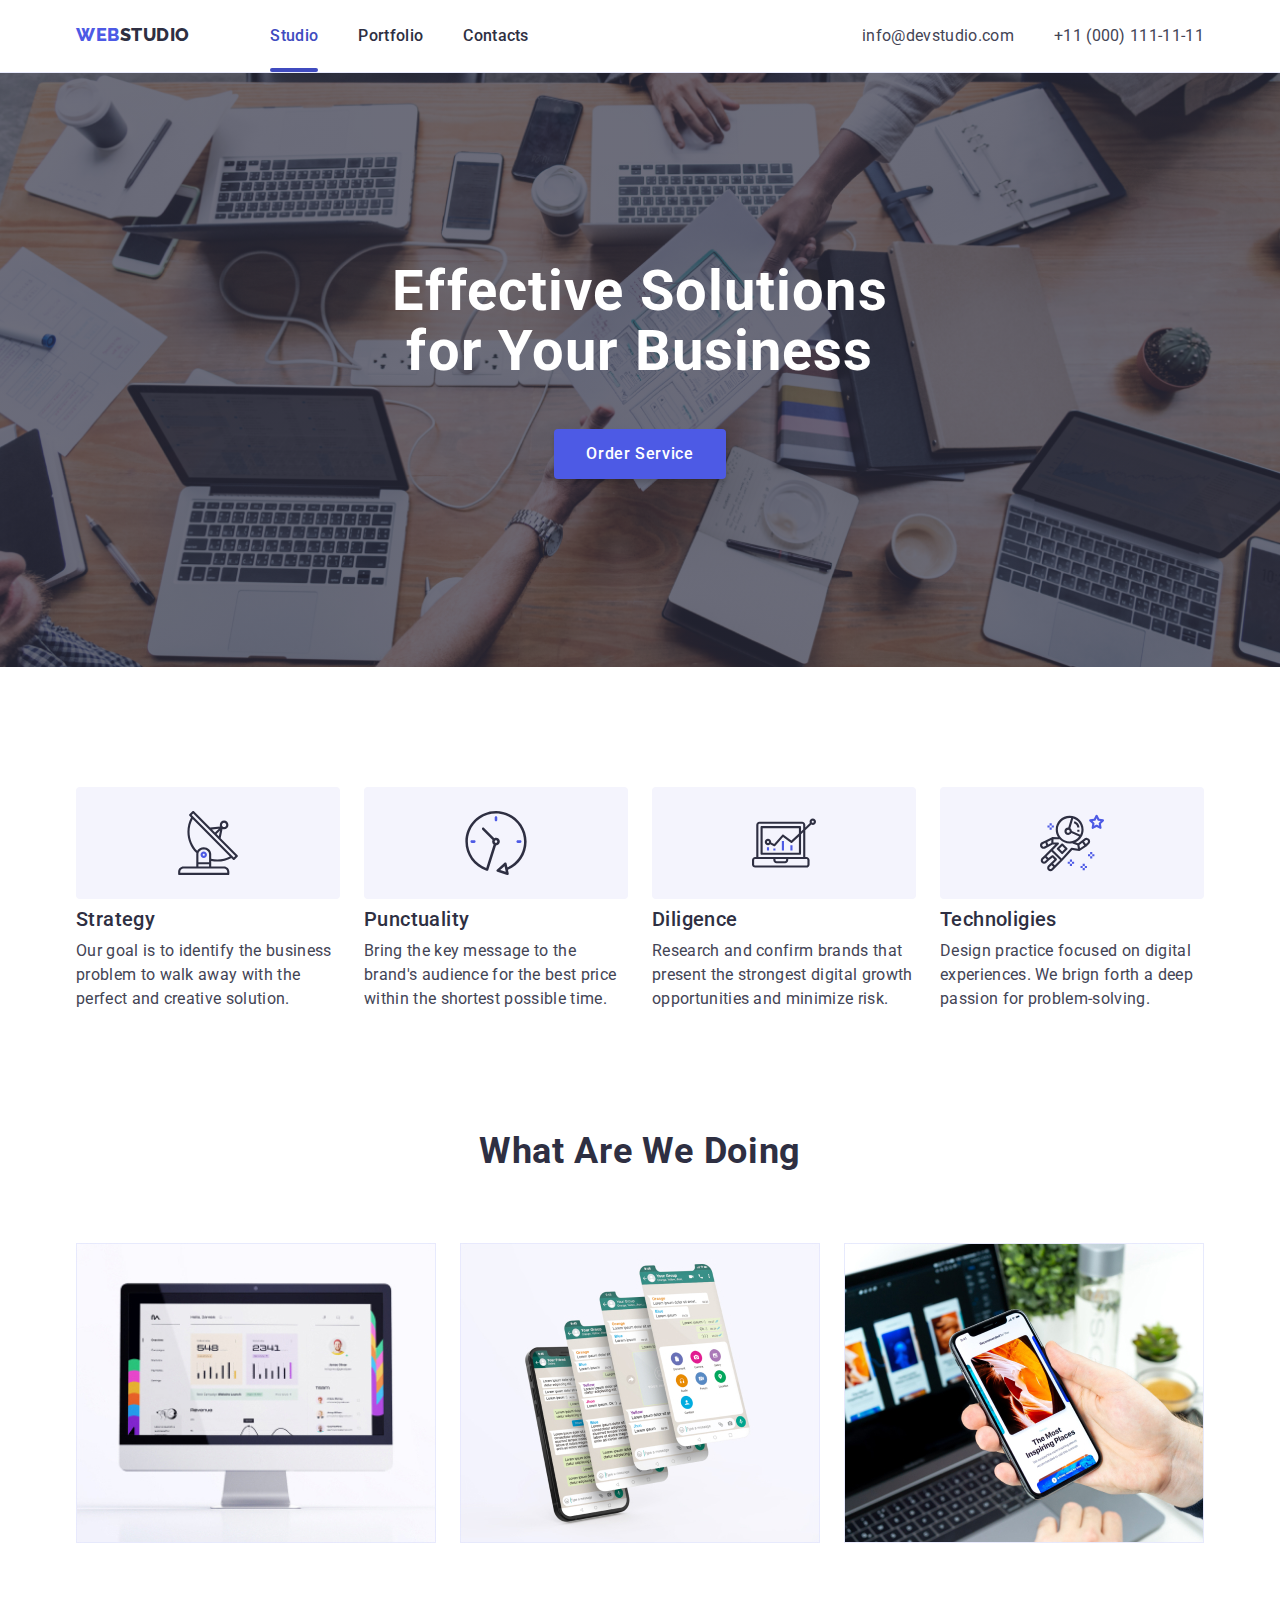
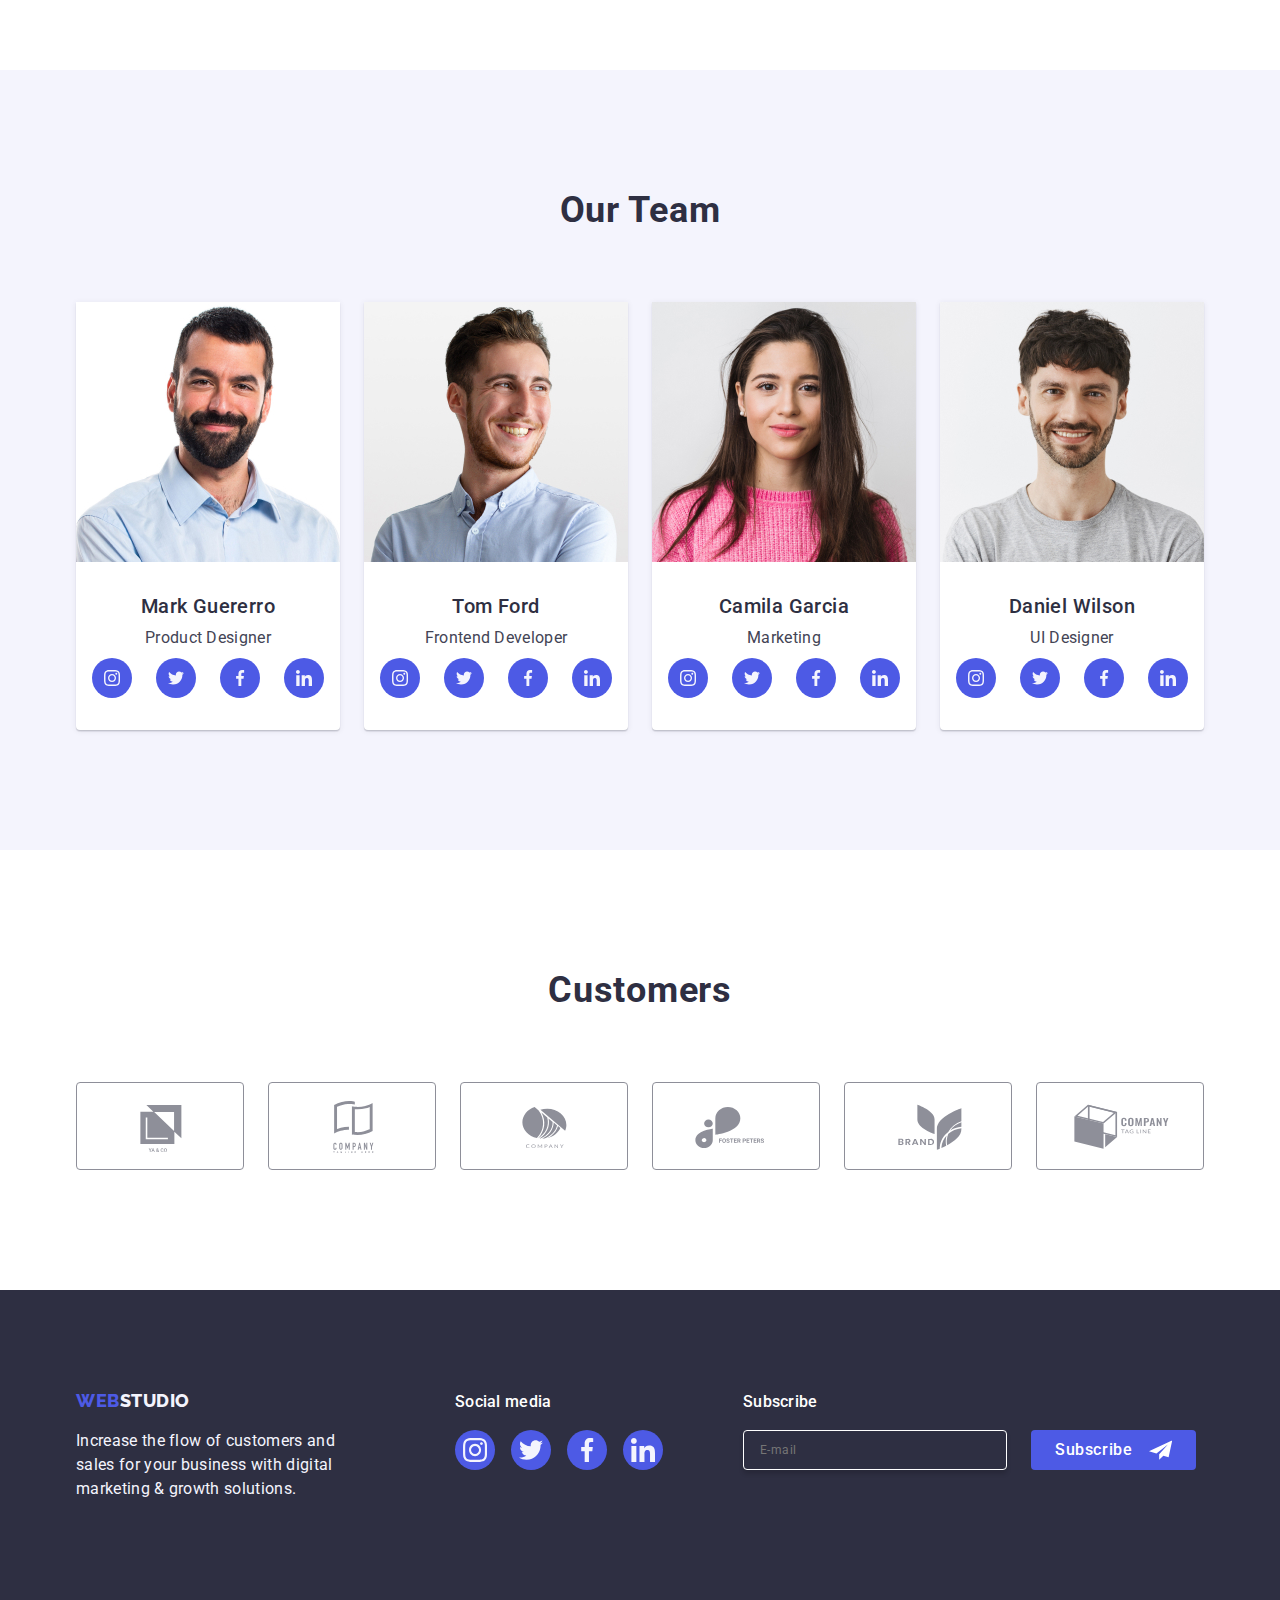
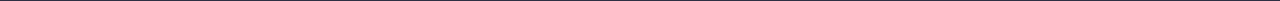
<file: index.html>
<!DOCTYPE html>
<html lang="en">
  <head>
    <meta charset="UTF-8" />
    <meta name="viewport" content="width=device-width, initial-scale=1.0" />
    <title>Go IT WEBSTUDIO - Homework6</title>
    <link
      rel="stylesheet"
      href="https://cdnjs.cloudflare.com/ajax/libs/modern-normalize/2.0.0/modern-normalize.min.css"
    />
    <link rel="stylesheet" href="./css/styles.css" />
    <link
      rel="stylesheet"
      href="https://fonts.googleapis.com/css2?family=Raleway:wght@800&family=Roboto:wght@400;500;700;900&display=swap"
    />
  </head>
  <body>
    <header class="header">
      <div class="container header-container">
        <nav>
          <a href="./index.html" class="logo">
            <span class="weblogo">WEB</span
            ><span class="studiologo">STUDIO</span>
          </a>
          <ul class="nav list">
            <li>
              <a href="./index.html" class="linkpage link-active current"
                >Studio</a
              >
            </li>
            <li>
              <a href="./portfolio.html" class="linkpage">Portfolio</a>
            </li>
            <li><a href="#" class="linkpage">Contacts</a></li>
          </ul>
        </nav>
        <ul class="contactinfo list">
          <li>
            <a href="mailto:info@devstudio.com" class="contacts"
              >info@devstudio.com</a
            >
          </li>
          <li>
            <a href="tel:+110001111111" class="contacts">+11 (000) 111-11-11</a>
          </li>
        </ul>
      </div>
    </header>

    <main>
      <section class="hero">
        <div class="container hero-container">
          <h1 class="sec1-title">Effective Solutions<br />for Your Business</h1>
          <button type="button" class="order-button" data-modal-open>
            Order Service
          </button>
        </div>
      </section>
      <section class="section">
        <div class="container">
          <ul class="list about-list">
            <li>
              <div class="about-svg">
                <svg class="about-svg_box">
                  <use href="./images/icons.svg#antenna"></use>
                </svg>
              </div>
              <h3 class="about-title">Strategy</h3>
              <p class="about-description">
                Our goal is to identify the business problem to walk away with
                the perfect and creative solution.
              </p>
            </li>
            <li>
              <div class="about-svg">
                <svg class="about-svg_box">
                  <use href="./images/icons.svg#clock"></use>
                </svg>
              </div>
              <h3 class="about-title">Punctuality</h3>
              <p class="about-description">
                Bring the key message to the brand's audience for the best price
                within the shortest possible time.
              </p>
            </li>
            <li>
              <div class="about-svg">
                <svg class="about-svg_box">
                  <use href="./images/icons.svg#diagram"></use>
                </svg>
              </div>
              <h3 class="about-title">Diligence</h3>
              <p class="about-description">
                Research and confirm brands that present the strongest digital
                growth opportunities and minimize risk.
              </p>
            </li>
            <li>
              <div class="about-svg">
                <svg class="about-svg_box">
                  <use href="./images/icons.svg#astronaut"></use>
                </svg>
              </div>
              <h3 class="about-title">Technoligies</h3>
              <p class="about-description">
                Design practice focused on digital experiences. We brign forth a
                deep passion for problem-solving.
              </p>
            </li>
          </ul>
        </div>
      </section>
      <section class="section section-no-top-padding">
        <div class="container">
          <h2 class="section-title">What Are We Doing</h2>
          <ul class="list service-list">
            <li>
              <img
                src="images/what-we-do-1.jpg"
                alt="desktop app"
                width="360"
                height="300"
              />
            </li>
            <li>
              <img
                src="images/what-we-do-2.jpg"
                alt="phone app"
                width="360"
                height="300"
              />
            </li>
            <li>
              <img
                src="images/what-we-do-3.jpg"
                alt="sync bet. devices"
                width="360"
                height="300"
              />
            </li>
          </ul>
        </div>
      </section>
      <section class="section team">
        <div class="container">
          <h2 class="section-title">Our Team</h2>
          <ul class="list team-list">
            <li class="team-item">
              <img
                src="images/our-team-1.jpg"
                alt="Mark Guerrero"
                width="264"
              />
              <h3 class="team-members">Mark Guererro</h3>
              <p class="team-jobrole">Product Designer</p>
              <ul class="team-social list">
                <li>
                  <a href="#" class="team-social-link">
                    <svg class="team-social-link_box">
                      <use href="./images/icons.svg#instagram"></use>
                    </svg>
                  </a>
                </li>
                <li>
                  <a href="#" class="team-social-link">
                    <svg class="team-social-link_box">
                      <use href="./images/icons.svg#twitter"></use>
                    </svg>
                  </a>
                </li>
                <li>
                  <a href="#" class="team-social-link">
                    <svg class="team-social-link_box">
                      <use href="./images/icons.svg#facebook"></use>
                    </svg>
                  </a>
                </li>
                <li>
                  <a href="#" class="team-social-link">
                    <svg class="team-social-link_box">
                      <use href="./images/icons.svg#linkedin"></use>
                    </svg>
                  </a>
                </li>
              </ul>
            </li>
            <li class="team-item">
              <img src="images/our-team-2.jpg" alt="Tom Ford" width="264" />
              <h3 class="team-members">Tom Ford</h3>
              <p class="team-jobrole">Frontend Developer</p>
              <ul class="team-social list">
                <li>
                  <a href="#" class="team-social-link">
                    <svg class="team-social-link_box">
                      <use href="./images/icons.svg#instagram"></use>
                    </svg>
                  </a>
                </li>
                <li>
                  <a href="#" class="team-social-link">
                    <svg class="team-social-link_box">
                      <use href="./images/icons.svg#twitter"></use>
                    </svg>
                  </a>
                </li>
                <li>
                  <a href="#" class="team-social-link">
                    <svg class="team-social-link_box">
                      <use href="./images/icons.svg#facebook"></use>
                    </svg>
                  </a>
                </li>
                <li>
                  <a href="#" class="team-social-link">
                    <svg class="team-social-link_box">
                      <use href="./images/icons.svg#linkedin"></use>
                    </svg>
                  </a>
                </li>
              </ul>
            </li>
            <li class="team-item">
              <img
                src="images/our-team-3.jpg"
                alt="Camila Garcia"
                width="264"
              />
              <h3 class="team-members">Camila Garcia</h3>
              <p class="team-jobrole">Marketing</p>
              <ul class="team-social list">
                <li>
                  <a href="#" class="team-social-link">
                    <svg class="team-social-link_box">
                      <use href="./images/icons.svg#instagram"></use>
                    </svg>
                  </a>
                </li>
                <li>
                  <a href="#" class="team-social-link">
                    <svg class="team-social-link_box">
                      <use href="./images/icons.svg#twitter"></use>
                    </svg>
                  </a>
                </li>
                <li>
                  <a href="#" class="team-social-link">
                    <svg class="team-social-link_box">
                      <use href="./images/icons.svg#facebook"></use>
                    </svg>
                  </a>
                </li>
                <li>
                  <a href="#" class="team-social-link">
                    <svg class="team-social-link_box">
                      <use href="./images/icons.svg#linkedin"></use>
                    </svg>
                  </a>
                </li>
              </ul>
            </li>
            <li class="team-item">
              <img
                src="images/our-team-4.jpg"
                alt="Daniel Wilson"
                width="264"
              />
              <h3 class="team-members">Daniel Wilson</h3>
              <p class="team-jobrole">UI Designer</p>
              <ul class="team-social list">
                <li>
                  <a href="#" class="team-social-link">
                    <svg class="team-social-link_box">
                      <use href="./images/icons.svg#instagram"></use>
                    </svg>
                  </a>
                </li>
                <li>
                  <a href="#" class="team-social-link">
                    <svg class="team-social-link_box">
                      <use href="./images/icons.svg#twitter"></use>
                    </svg>
                  </a>
                </li>
                <li>
                  <a href="#" class="team-social-link">
                    <svg class="team-social-link_box">
                      <use href="./images/icons.svg#facebook"></use>
                    </svg>
                  </a>
                </li>
                <li>
                  <a href="#" class="team-social-link">
                    <svg class="team-social-link_box">
                      <use href="./images/icons.svg#linkedin"></use>
                    </svg>
                  </a>
                </li>
              </ul>
            </li>
          </ul>
        </div>
      </section>
      <section class="section">
        <div class="container">
          <h2 class="section-title">Customers</h2>
        </div>
        <ul class="list customer">
          <li>
            <a href="#" class="customer-link">
              <svg class="customer-link_box">
                <use href="./images/icons.svg#customer-1"></use>
              </svg>
            </a>
          </li>
          <li>
            <a href="#" class="customer-link">
              <svg class="customer-link_box">
                <use href="./images/icons.svg#customer-2"></use>
              </svg>
            </a>
          </li>
          <li>
            <a href="#" class="customer-link">
              <svg class="customer-link_box">
                <use href="./images/icons.svg#customer-3"></use>
              </svg>
            </a>
          </li>
          <li>
            <a href="#" class="customer-link">
              <svg class="customer-link_box">
                <use href="./images/icons.svg#customer-4"></use>
              </svg>
            </a>
          </li>
          <li>
            <a href="#" class="customer-link">
              <svg class="customer-link_box">
                <use href="./images/icons.svg#customer-5"></use>
              </svg>
            </a>
          </li>
          <li>
            <a href="#" class="customer-link">
              <svg class="customer-link_box">
                <use href="./images/icons.svg#customer-6"></use>
              </svg>
            </a>
          </li>
        </ul>
      </section>
    </main>

    <footer class="footer">
      <div class="container row">
        <div class="footer-container">
          <a href="./index.html" class="logo">
            <span class="weblogo">WEB</span
            ><span class="studiologo2">STUDIO</span>
          </a>
          <p class="motto">
            Increase the flow of customers and <br />sales for your business
            with digital<br />marketing & growth solutions.
          </p>
        </div>
        <div class="footer-container social-media-container">
          <p class="social-media">Social media</p>
          <ul class="footer-social list">
            <li>
              <a href="#" class="footer-social-link">
                <svg class="footer-social-link_box">
                  <use href="./images/icons.svg#instagram"></use>
                </svg>
              </a>
            </li>
            <li>
              <a href="#" class="footer-social-link">
                <svg class="footer-social-link_box">
                  <use href="./images/icons.svg#twitter"></use>
                </svg>
              </a>
            </li>
            <li>
              <a href="#" class="footer-social-link">
                <svg class="footer-social-link_box">
                  <use href="./images/icons.svg#facebook"></use>
                </svg>
              </a>
            </li>
            <li>
              <a href="#" class="footer-social-link">
                <svg class="footer-social-link_box">
                  <use href="./images/icons.svg#linkedin"></use>
                </svg>
              </a>
            </li>
          </ul>
        </div>
        <div class="footer-container subscribe-container">
          <p class="subscribe">Subscribe</p>
          <form class="subscribe-form">
            <label>
              <input
                type="text"
                name="username"
                placeholder="E-mail"
                class="subscribe-input"
              />
            </label>
            <button type="subscribe" class="subscribe-button">
              Subscribe
              <svg width="24" height="24">
                <use href="./images/icons.svg#subscribe-icon"></use>
              </svg>
            </button>
          </form>
        </div>
      </div>
    </footer>

    <div class="backdrop is-hidden" data-modal>
      <div class="modal">
        <button type="button" class="modal-close" data-modal-close>
          <svg class="modal-close-button" width="8" height="8">
            <use href="./images/icons.svg#close-button"></use>
          </svg>
        </button>
        <h3 class="modal-header">
          Leave your contacts and we will call you back
        </h3>
        <form class="modal-form">
          <label class="modal-label">
            <span class="modal-label-text">Name</span>
            <input type="name" name="name" class="input-box" />
            <svg class="modal-icon" width="18" height="18">
              <use href="./images/icons.svg#name"></use>
            </svg>
          </label>
          <label class="modal-label">
            <span class="modal-label-text">Phone</span>
            <input type="phone" name="phone" class="input-box" />
            <svg class="modal-icon" width="18" height="24">
              <use href="./images/icons.svg#phone"></use>
            </svg>
          </label>
          <label class="modal-label">
            <span class="modal-label-text">Email</span>
            <input type="email" name="email" class="input-box" />
            <svg class="modal-icon" width="18" height="24">
              <use href="./images/icons.svg#email"></use>
            </svg>
          </label>
          <label class="modal-label">
            <span class="modal-label-text">Comment</span>
            <textarea
              name="comment"
              rows="5"
              placeholder="Text input"
              class="input-box textarea-box"
            ></textarea>
          </label>
          <label class="modal-checkbox">
            <input
              type="checkbox"
              class="checkmark"
              name="agreement"
              value="agree"
            />
            <svg class="check-icon" width="16" height="16">
              <use href="./images/icons.svg#form-check"></use>
            </svg>
            <span>
              I accept the terms and conditions of the
              <a href="#" class="terms">Privacy Policy</a>
            </span>
          </label>
          <button type="send" class="send-button">Send</button>
        </form>
      </div>
    </div>

    <script src="./js/modal.js"></script>
  </body>
</html>
</file>
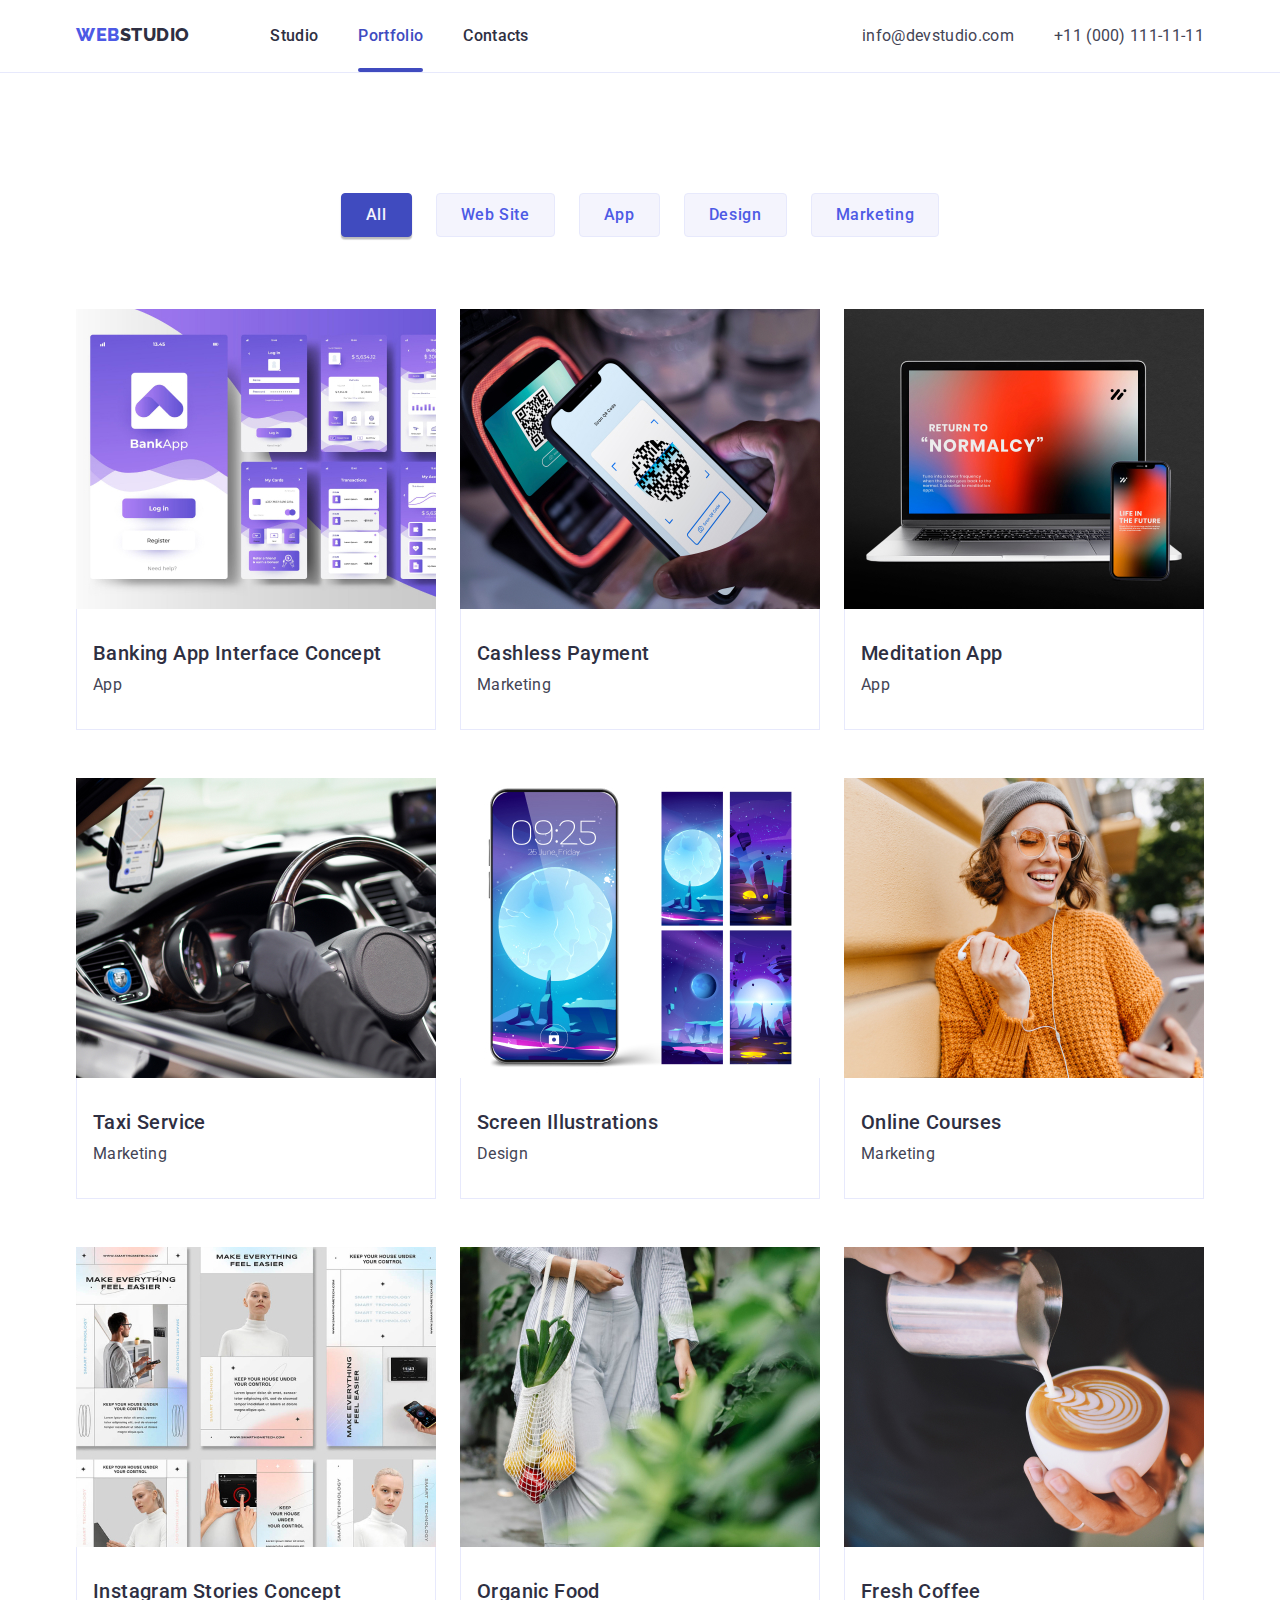
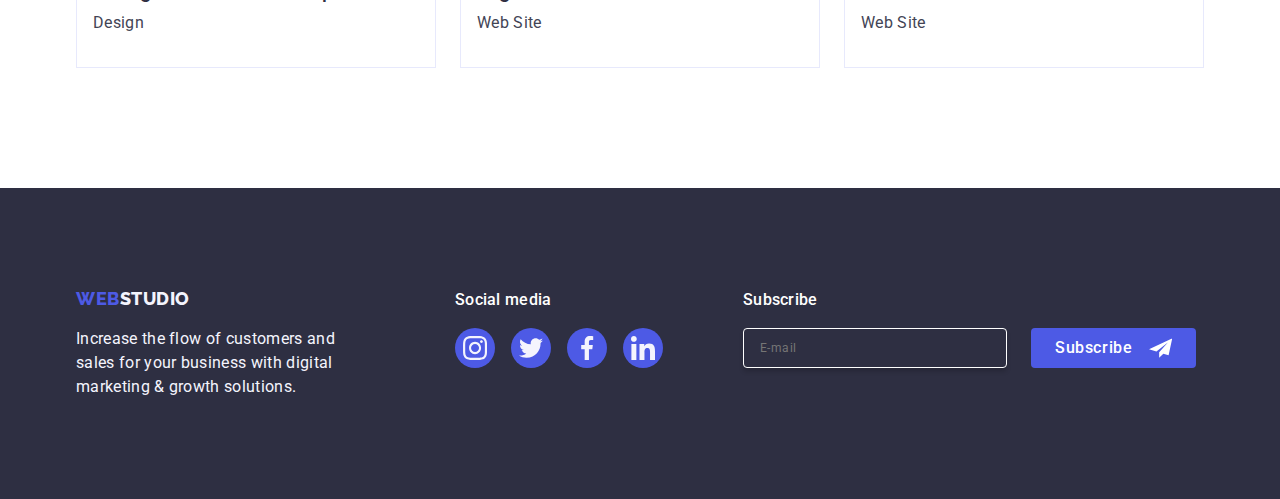
<file: portfolio.html>
<!DOCTYPE html>
<html lang="en">
  <head>
    <meta charset="UTF-8" />
    <meta name="viewport" content="width=device-width, initial-scale=1.0" />
    <title>Go IT WEBSTUDIO - Homework6</title>
    <link
      rel="stylesheet"
      href="https://cdnjs.cloudflare.com/ajax/libs/modern-normalize/2.0.0/modern-normalize.min.css"
    />
    <link rel="stylesheet" href="./css/styles.css" />
    <link
      rel="stylesheet"
      href="https://fonts.googleapis.com/css2?family=Raleway:wght@800&family=Roboto:wght@400;500;700;900&display=swap"
    />
  </head>
  <body>
    <header class="header">
      <div class="container header-container">
        <nav>
          <a href="./index.html" class="logo">
            <span class="weblogo">WEB</span
            ><span class="studiologo">STUDIO</span>
          </a>
          <ul class="nav list">
            <li><a href="./index.html" class="linkpage visited">Studio</a></li>
            <li>
              <a href="./portfolio.html" class="linkpage link-active current"
                >Portfolio</a
              >
            </li>
            <li><a href="#" class="linkpage visited">Contacts</a></li>
          </ul>
        </nav>
        <ul class="contactinfo list">
          <li>
            <a href="mailto:info@devstudio.com" class="contacts"
              >info@devstudio.com</a
            >
          </li>
          <li>
            <a href="tel:+110001111111" class="contacts">+11 (000) 111-11-11</a>
          </li>
        </ul>
      </div>
    </header>

    <main>
      <section class="section">
        <div class="container portfolio-container">
          <ul class="list filter-list">
            <li>
              <button type="button" class="filter-button active-filter">
                All
              </button>
            </li>
            <li>
              <button type="button" class="filter-button">Web Site</button>
            </li>
            <li>
              <button type="button" class="filter-button">App</button>
            </li>
            <li>
              <button type="button" class="filter-button">Design</button>
            </li>
            <li>
              <button type="button" class="filter-button">Marketing</button>
            </li>
          </ul>
          <ul class="portfolio list">
            <li>
              <a href="#" class="portfolio-link">
                <div class="portfolio-cover">
                  <img
                    src="images/project-1.jpg"
                    alt="bank app"
                    width="360"
                    height="300"
                  />
                  <p class="portfolio-cover-text">
                    14 Stylish and User-Friendly App Design Concepts · Task
                    Manager App · Calorie Tracker App · Exotic Fruit Ecommerce
                    App · Cloud Storage App
                  </p>
                </div>
                <div class="portfolio-meta">
                  <h3 class="portfolio-service">
                    Banking App Interface Concept
                  </h3>
                  <p class="portfolio-category">App</p>
                </div>
              </a>
            </li>
            <li>
              <a href="#" class="portfolio-link">
                <div class="portfolio-cover">
                  <img
                    src="images/project-2.jpg"
                    alt="cashless"
                    width="360"
                    height="300"
                  />
                  <p class="portfolio-cover-text">
                    14 Stylish and User-Friendly App Design Concepts · Task
                    Manager App · Calorie Tracker App · Exotic Fruit Ecommerce
                    App · Cloud Storage App
                  </p>
                </div>
                <div class="portfolio-meta">
                  <h3 class="portfolio-service">Cashless Payment</h3>
                  <p class="portfolio-category">Marketing</p>
                </div>
              </a>
            </li>
            <li>
              <a href="#" class="portfolio-link">
                <div class="portfolio-cover">
                  <img
                    src="images/project-3.jpg"
                    alt="meditation app"
                    width="360"
                    height="300"
                  />
                  <p class="portfolio-cover-text">
                    14 Stylish and User-Friendly App Design Concepts · Task
                    Manager App · Calorie Tracker App · Exotic Fruit Ecommerce
                    App · Cloud Storage App
                  </p>
                </div>
                <div class="portfolio-meta">
                  <h3 class="portfolio-service">Meditation App</h3>
                  <p class="portfolio-category">App</p>
                </div>
              </a>
            </li>
            <li>
              <a href="#" class="portfolio-link">
                <div class="portfolio-cover">
                  <img
                    src="images/project-4.jpg"
                    alt="taxi service"
                    width="360"
                    height="300"
                  />
                  <p class="portfolio-cover-text">
                    14 Stylish and User-Friendly App Design Concepts · Task
                    Manager App · Calorie Tracker App · Exotic Fruit Ecommerce
                    App · Cloud Storage App
                  </p>
                </div>
                <div class="portfolio-meta">
                  <h3 class="portfolio-service">Taxi Service</h3>
                  <p class="portfolio-category">Marketing</p>
                </div>
              </a>
            </li>
            <li>
              <a href="#" class="portfolio-link">
                <div class="portfolio-cover">
                  <img
                    src="images/project-5.jpg"
                    alt="screen illustrations"
                    width="360"
                    height="300"
                  />
                  <p class="portfolio-cover-text">
                    14 Stylish and User-Friendly App Design Concepts · Task
                    Manager App · Calorie Tracker App · Exotic Fruit Ecommerce
                    App · Cloud Storage App
                  </p>
                </div>
                <div class="portfolio-meta">
                  <h3 class="portfolio-service">Screen Illustrations</h3>
                  <p class="portfolio-category">Design</p>
                </div>
              </a>
            </li>
            <li>
              <a href="#" class="portfolio-link">
                <div class="portfolio-cover">
                  <img
                    src="images/project-6.jpg"
                    alt="online courses"
                    width="360"
                    height="300"
                  />
                  <p class="portfolio-cover-text">
                    14 Stylish and User-Friendly App Design Concepts · Task
                    Manager App · Calorie Tracker App · Exotic Fruit Ecommerce
                    App · Cloud Storage App
                  </p>
                </div>
                <div class="portfolio-meta">
                  <h3 class="portfolio-service">Online Courses</h3>
                  <p class="portfolio-category">Marketing</p>
                </div>
              </a>
            </li>
            <li>
              <a href="#" class="portfolio-link">
                <div class="portfolio-cover">
                  <img
                    src="images/project-7.jpg"
                    alt="instagram stories"
                    width="360"
                    height="300"
                  />
                  <p class="portfolio-cover-text">
                    14 Stylish and User-Friendly App Design Concepts · Task
                    Manager App · Calorie Tracker App · Exotic Fruit Ecommerce
                    App · Cloud Storage App
                  </p>
                </div>
                <div class="portfolio-meta">
                  <h3 class="portfolio-service">Instagram Stories Concept</h3>
                  <p class="portfolio-category">Design</p>
                </div>
              </a>
            </li>
            <li>
              <a href="#" class="portfolio-link">
                <div class="portfolio-cover">
                  <img
                    src="images/project-8.jpg"
                    alt="organic food"
                    width="360"
                    height="300"
                  />
                  <p class="portfolio-cover-text">
                    14 Stylish and User-Friendly App Design Concepts · Task
                    Manager App · Calorie Tracker App · Exotic Fruit Ecommerce
                    App · Cloud Storage App
                  </p>
                </div>
                <div class="portfolio-meta">
                  <h3 class="portfolio-service">Organic Food</h3>
                  <p class="portfolio-category">Web Site</p>
                </div>
              </a>
            </li>
            <li>
              <a href="#" class="portfolio-link">
                <div class="portfolio-cover">
                  <img
                    src="images/project-9.jpg"
                    alt="fresh coffee"
                    width="360"
                    height="300"
                  />
                  <p class="portfolio-cover-text">
                    14 Stylish and User-Friendly App Design Concepts · Task
                    Manager App · Calorie Tracker App · Exotic Fruit Ecommerce
                    App · Cloud Storage App
                  </p>
                </div>
                <div class="portfolio-meta">
                  <h3 class="portfolio-service">Fresh Coffee</h3>
                  <p class="portfolio-category">Web Site</p>
                </div>
              </a>
            </li>
          </ul>
        </div>
      </section>
    </main>

    <footer class="footer">
      <div class="container row">
        <div class="footer-container">
          <a href="./index.html" class="logo">
            <span class="weblogo">WEB</span
            ><span class="studiologo2">STUDIO</span>
          </a>
          <p class="motto">
            Increase the flow of customers and <br />sales for your business
            with digital<br />marketing & growth solutions.
          </p>
        </div>
        <div class="footer-container social-media-container">
          <p class="social-media">Social media</p>
          <ul class="footer-social list">
            <li>
              <a href="#" class="footer-social-link">
                <svg class="footer-social-link_box">
                  <use href="./images/icons.svg#instagram"></use>
                </svg>
              </a>
            </li>
            <li>
              <a href="#" class="footer-social-link">
                <svg class="footer-social-link_box">
                  <use href="./images/icons.svg#twitter"></use>
                </svg>
              </a>
            </li>
            <li>
              <a href="#" class="footer-social-link">
                <svg class="footer-social-link_box">
                  <use href="./images/icons.svg#facebook"></use>
                </svg>
              </a>
            </li>
            <li>
              <a href="#" class="footer-social-link">
                <svg class="footer-social-link_box">
                  <use href="./images/icons.svg#linkedin"></use>
                </svg>
              </a>
            </li>
          </ul>
        </div>
        <div class="footer-container subscribe-container">
          <p class="subscribe">Subscribe</p>
          <form class="subscribe-form">
            <label>
              <input
                type="text"
                name="username"
                placeholder="E-mail"
                class="subscribe-input"
              />
            </label>
            <button type="subscribe" class="subscribe-button">
              Subscribe
              <svg width="24" height="24">
                <use href="./images/icons.svg#subscribe-icon"></use>
              </svg>
            </button>
          </form>
        </div>
      </div>
    </footer>
  </body>
</html>
</file>
<file: css/styles.css>
:root {
  --iris: #4d5ae5;
  --navyblue: #2e2f42;
  --ocean: #404bbf;
  --white: #fff;
  --slate: #434455;
  --cornflower: #e7e9fc;
  --cloud: #f4f4fd;
  --light-slate: #8e8f99;
  --green: #31d0aa;
  --dairy: #fcfcfc;
  --black: #000;
  --white: #fff;
  --navyblue-modal: rgba(46, 47, 66, 0.4);
}

h1,
h2,
h3,
h4,
h5,
h6,
p {
  margin: 0;
}

ul {
  margin: 0;
  padding: 0;
}

img {
  display: block;
  max-width: 100%;
  height: auto;
}

html {
  box-sizing: border-box;
}

*,
*::before,
*::after {
  box-sizing: inherit;
}

body {
  font-family: Roboto, sans-serif;
  font-size: 16px;
  font-style: normal;
  font-weight: 400;
  line-height: 24px;
  letter-spacing: 0.32px;
}

.container {
  width: 1158px;
  margin: 0 auto;
  padding: 0 15px;
}

.section {
  padding-top: 120px;
  padding-bottom: 120px;
}

.list {
  list-style: none;
  margin: 0;
  padding: 0;
}

.header {
  padding: 24px 0;
  border-bottom: 1px solid var(--cornflower, #e7e9fc);
}

.header-container {
  display: flex;
  justify-content: space-between;
  align-items: center;
  flex-shrink: 0;
}

.logo {
  text-decoration: none;
  font-family: Raleway, sans-serif;
  font-size: 18px;
  font-weight: 800;
  line-height: 21px;
  letter-spacing: 0.54px;
  text-transform: uppercase;
}

.weblogo {
  color: var(--iris, #4d5ae5);
}

.studiologo {
  color: var(--navyblue, #2e2f42);
}

.nav {
  display: inline-flex;
  justify-content: center;
  align-items: flex-start;
  gap: 40px;
  margin-left: 76px;
}

.linkpage {
  text-decoration: none;
  color: var(--navyblue, #2e2f42);
  font-weight: 500;
  position: relative;

  transition: color 250ms cubic-bezier(0.4, 0, 0.2, 1);
}

.linkpage:hover,
.linkpage:focus {
  color: var(--ocean, #404bbf);
}

.linkpage::after {
  content: "";
  position: absolute;
  left: 0;
  bottom: -27px;
  width: 0;
  height: 4px;
  border: 2px solid transparent;
  border-radius: 2px;

  transition: all 250ms cubic-bezier(0.4, 0, 0.2, 1);
}

.linkpage:hover::after,
.linkpage:focus::after {
  width: 100%;
  background-color: var(--ocean, #404bbf);
  border: 2px solid var(--ocean, #404bbf);
}

.link-active {
  color: var(--ocean, #404bbf);
}

.current {
  position: relative;
  color: var(--ocean, #404bbf);
}

.linkpage.current::after {
  content: "";
  position: absolute;
  left: 0;
  bottom: -27px;
  width: 100%;
  height: 4px;
  background-color: var(--ocean, #404bbf);
  border: 2px solid var(--ocean, #404bbf);
  border-radius: 2px;
}

.contactinfo {
  display: inline-flex;
  align-items: flex-start;
  gap: 40px;
}

.contacts {
  color: var(--slate, #434455);
  text-decoration: none;

  transition: color 250ms cubic-bezier(0.4, 0, 0.2, 1);
}

.contacts:hover,
.contacts:focus {
  color: var(--ocean, #404bbf);
}

.hero {
  background-image: linear-gradient(
      to right,
      rgba(46, 47, 66, 0.7),
      rgba(46, 47, 66, 0.7)
    ),
    url(../images/hero-bg.jpg);
  background-repeat: no-repeat;
  background-position: center;
  background-size: cover;
  padding: 188px 0;
  flex-shrink: 0;
}

.hero-container {
  text-align: center;
}

.sec1-title {
  color: var(--white, #fff);
  text-align: center;
  font-size: 56px;
  font-weight: 700;
  line-height: 60px;
  letter-spacing: 1.12px;
  margin-bottom: 48px;
}

.order-button {
  cursor: pointer;
  color: var(--white, #fff);
  background: var(--iris, #4d5ae5);
  font-family: inherit;
  font-size: 16px;
  font-weight: 500;
  letter-spacing: 0.64px;
  border: none;
  border-radius: 4px;
  box-shadow: 0px 4px 4px 0px rgba(0, 0, 0, 0.15);
  display: inline-flex;
  padding: 16px 32px;
  align-items: flex-start;
  gap: 10px;

  transition: all 250ms cubic-bezier(0.4, 0, 0.2, 1);
}

.order-button:hover,
.order-button:focus {
  color: var(--white, #fff);
  background-color: var(--ocean, #05092f);
}

.section {
  background-color: var(--white, #fff);
}

.about-list {
  display: flex;
  gap: 24px;
}

.about-svg {
  width: 264px;
  height: 112px;
  display: flex;
  align-items: center;
  justify-content: center;
  border-radius: 4px;
  background: var(--cloud, #f4f4fd);
  margin-bottom: 8px;
}

.about-svg_box {
  width: 64px;
  height: 64px;
}

.about-title {
  color: var(--navyblue, #2e2f42);
  font-size: 20px;
  font-weight: 500;
  letter-spacing: 0.4px;
  margin-bottom: 8px;
}

.about-description {
  color: var(--slate, #434455);
  display: flex;
  width: 264px;
  flex-direction: column;
  align-items: flex-start;
}

.section-title {
  color: var(--navyblue, #2e2f42);
  text-align: center;
  font-size: 36px;
  font-weight: 700;
  line-height: 40px;
  letter-spacing: 0.72px;
  text-transform: capitalize;
  margin-bottom: 72px;
}

.section-no-top-padding {
  padding-top: 0;
}

.service-list {
  display: inline-flex;
  gap: 24px;
}

.team {
  background-color: var(--cloud, #f4f4fd);
}

.team-list {
  display: flex;
  gap: 24px;
}

.team-item {
  background-color: var(--white, #fff);
  padding-bottom: 32px;
  text-align: center;
  border-radius: 0px 0px 4px 4px;
  box-shadow: 0px 2px 1px 0px rgba(46, 47, 66, 0.08),
    0px 1px 1px 0px rgba(46, 47, 66, 0.16),
    0px 1px 6px 0px rgba(46, 47, 66, 0.08);
}

.team-members {
  color: var(--navyblue, #2e2f42);
  font-size: 20px;
  font-weight: 500;
  letter-spacing: 0.4px;
  margin-top: 32px;
  margin-bottom: 8px;
}

.team-jobrole {
  color: var(--slate, #434455);
}

.team-social {
  display: flex;
  justify-content: center;
  align-items: center;
  gap: 24px;
  margin-top: 8px;
}

.team-social-link {
  display: flex;
  justify-content: center;
  align-items: center;
  width: 40px;
  height: 40px;
  background-color: var(--iris, #4d5ae5);
  border-radius: 50px;
  cursor: pointer;
  color: var(---cloud, #f4f4fd);

  transition: background-color 250ms cubic-bezier(0.4, 0, 0.2, 1);
}

.team-social-link:hover,
.team-social-link:focus {
  background-color: var(--ocean, #404bbf);
}

.team-social-link_box {
  width: 16px;
  height: 16px;
  fill: currentColor;
}

.customer {
  display: flex;
  justify-content: center;
  align-items: center;
  gap: 24px;
}

.customer-link {
  display: flex;
  justify-content: center;
  align-items: center;
  width: 168px;
  height: 88px;
  border-radius: 4px;
  border: 1px solid var(--lightslate, #8e8f99);
  color: var(--light-slate, #8e8f99);

  transition: all 250ms cubic-bezier(0.4, 0, 0.2, 1);
}

.customer-link:hover,
.customer-link:focus {
  border-color: var(--ocean, #404bbf);
  color: var(--ocean, #404bbf);
  cursor: pointer;
}

.customer-link_box {
  width: 104px;
  height: 56px;
  fill: currentColor;
}

.portfolio-container {
  display: flex;
  flex-direction: column;
  align-items: center;
}

.filter-list {
  display: inline-flex;
  align-items: flex-start;
  gap: 24px;
  margin-bottom: 72px;
}

.filter-button {
  cursor: pointer;
  color: var(--iris, #4d5ae5);
  background-color: var(--cloud, #f4f4fd);
  text-align: center;
  font-family: inherit;
  font-size: 16px;
  font-weight: 500;
  letter-spacing: 0.64px;
  border-radius: 4px;
  padding: 12px 24px;
  border: 1px solid var(--cornflower, #e7e9fc);

  transition: all 250ms cubic-bezier(0.4, 0, 0.2, 1);
}

.active-filter,
.filter-button:hover,
.filter-button:focus {
  color: var(--cloud, #f4f4fd);
  background-color: var(--ocean, #05092f);
  border-color: var(--ocean, #05092f);
  box-shadow: 0px 2px 2px 0px rgba(0, 0, 0, 0.12),
    0px 2px 1px 0px rgba(0, 0, 0, 0.08), 0px 3px 1px 0px rgba(0, 0, 0, 0.1);
}

.portfolio {
  display: flex;
  flex-wrap: wrap;
  gap: 48px 24px;
}

.portfolio-link {
  text-decoration: none;
  display: block;

  transition: box-shadow 250ms cubic-bezier(0.4, 0, 0.2, 1);
}

.portfolio-link:hover,
.portfolio-link:focus {
  cursor: pointer;
  border: var(--cloud, #f4f4fd);
  box-shadow: 0px 2px 1px 0px rgba(46, 47, 66, 0.08),
    0px 1px 1px 0px rgba(46, 47, 66, 0.16),
    0px 1px 6px 0px rgba(46, 47, 66, 0.08);
}

.portfolio-cover {
  position: relative;
  overflow: hidden;
}

.portfolio-cover-text {
  color: var(--cloud, #f4f4fd);
  background-color: var(--iris, #4d5ae5);
  position: absolute;
  top: 0;
  width: 100%;
  height: 100%;
  padding: 40px 32px;

  transform: translateY(100%);
  transition: transform 250ms cubic-bezier(0.4, 0, 0.2, 1);
}

.portfolio-link:hover .portfolio-cover-text,
.portfolio-link:focus .portfolio-cover-text {
  transform: translateY(0);
}

.portfolio-meta {
  padding: 32px 16px;
  border: 1px solid var(--cornflower, #e7e9fc);
  border-top: none;
}

.portfolio-service {
  color: var(--navyblue, #2e2f42);
  font-size: 20px;
  font-weight: 500;
  letter-spacing: 0.4px;
  margin-bottom: 8px;
}

.portfolio-category {
  color: var(--slate, #434455);
}

.footer {
  background-color: var(--navyblue, #2e2f42);
  padding: 100px 0;
}

.row {
  display: flex;
  flex-direction: row;
}

.footer-container {
  display: flex;
  flex-direction: column;
}

.studiologo2 {
  color: var(--cloud, #f4f4fd);
}

.motto {
  color: var(--cloud, #f4f4fd);
  margin-top: 17.5px;
}

.social-media-container {
  margin-left: 120px;
}

.social-media {
  color: var(--white, #fff);
  font-weight: 500;
}

.footer-social {
  display: inline-flex;
  align-items: flex-start;
  gap: 16px;
  margin-top: 16px;
}

.footer-social-link {
  display: flex;
  justify-content: center;
  align-items: center;
  width: 40px;
  height: 40px;
  background-color: var(--iris, #4d5ae5);
  border-radius: 50px;
  cursor: pointer;
  color: var(---cloud, #f4f4fd);

  transition: background-color 250ms cubic-bezier(0.4, 0, 0.2, 1);
}

.footer-social-link:hover,
.footer-social-link:focus {
  background-color: var(--green, #31d0aa);
}

.footer-social-link_box {
  width: 24px;
  height: 24px;
  fill: currentColor;
}

.subscribe-container {
  display: flex;
  flex-direction: column;
  margin-left: 80px;
}

.subscribe {
  color: var(--white, #fff);
  font-weight: 500;
}

.subscribe-form {
  display: inline-flex;
  align-items: flex-start;
  gap: 24px;
  margin-top: 16px;
}

.subscribe-input {
  color: var(--white, #fff);
  background: var(--navyblue, #2e2f42);
  font-size: 12px;
  letter-spacing: 0.48px;
  width: 264px;
  height: 40px;
  padding: 8px 16px;
  border-radius: 4px;
  border: 1px solid var(--white, #fff);
  box-shadow: 0px 4px 4px 0px rgba(0, 0, 0, 0.15);

  transition: border 250ms cubic-bezier(0.4, 0, 0.2, 1);
}

.subscribe-input:hover,
.subscribe-input:focus {
  border: 1px solid var(--iris, #4d5ae5);
}

.subscribe-button {
  cursor: pointer;
  color: var(--white, #fff);
  background: var(--iris, #4d5ae5);
  font-family: inherit;
  font-size: 16px;
  font-weight: 500;
  letter-spacing: 0.64px;
  display: inline-flex;
  padding: 8px 24px;
  justify-content: center;
  align-items: center;
  width: 165px;
  height: 40px;
  gap: 16px;
  border-radius: 4px;
  border: none;

  transition: all 250ms cubic-bezier(0.4, 0, 0.2, 1);
}

.subscribe-button:hover,
.subscribe-button:focus {
  color: var(--white, #fff);
  background-color: var(--ocean, #05092f);
}

.backdrop {
  position: fixed;
  top: 0;
  left: 0;
  width: 100%;
  height: 100%;
  background-color: rgba(0, 0, 0, 0.2);
  opacity: 1;

  transition: opacity 250ms cubic-bezier(0.4, 0, 0.2, 1);
}

.is-hidden {
  visibility: none;
  opacity: 0;
  pointer-events: none;
}

.modal {
  background-color: var(--dairy, #fcfcfc);
  border-radius: 4px;
  box-shadow: 0px 2px 1px 0px rgba(0, 0, 0, 0.2),
    0px 1px 3px 0px rgba(0, 0, 0, 0.12), 0px 1px 1px 0px rgba(0, 0, 0, 0.14);
  position: absolute;
  top: 50%;
  left: 50%;
  min-width: 408px;
  min-height: 584px;
  padding: 72px 24px 24px 24px;

  transform: translate(-50%, -50%) scale(1);
  transition: transform 250ms cubic-bezier(0.4, 0, 0.2, 1);
}

.backdrop.is-hidden .modal {
  transform: translate(-50%, -50%) scale(0);
}

.modal-close {
  position: absolute;
  display: flex;
  justify-content: center;
  align-items: center;
  top: 24px;
  right: 24px;
  padding: 0;
  width: 24px;
  height: 24px;
  fill: var(--cornflower, #e7e9fc);
  color: var(--black, #000);
  border: 1px solid rgba(0, 0, 0, 0.1);
  border-radius: 15px;
  cursor: pointer;

  transition: all 250ms cubic-bezier(0.4, 0, 0.2, 1);
}

.modal-close-button {
  fill: currentColor;
}

.modal-close:hover,
.modal-close:focus {
  color: var(--white, #fff);
  background-color: var(--ocean, #404bbf);
}

.modal-header {
  color: var(--navyblue, #2e2f42);
  text-align: center;
  font-size: 16px;
  font-weight: 500;
  letter-spacing: 0.32px;
  margin-bottom: 34px;
}

.modal-form {
  display: flex;
  flex-direction: column;
  align-items: center;
}

.modal-label {
  color: var(--lightslate, #8e8f99);
  font-size: 12px;
  line-height: 14px;
  letter-spacing: 0.48px;
  width: 100%;
  display: flex;
  flex-direction: column;
  align-items: flex-start;
  gap: 8px;
  margin-bottom: 26px;
  position: relative;
}

span.modal-label-text {
  position: absolute;
  top: -18px;
}

.input-box {
  padding: 8px 16px 8px 40px;
  border-radius: 4px;
  border: 1px solid var(--navyblue-modal, rgba(46, 47, 66, 0.4));
  width: 100%;
  height: 40px;

  transition: border 250ms cubic-bezier(0.4, 0, 0.2, 1);
}

.modal-icon {
  position: absolute;
  top: 50%;
  left: 16px;
  transform: translateY(-50%);
}

.input-box:hover,
.input-box:focus {
  border: 1px solid var(--iris, #4d5ae5);
}

.textarea-box {
  color: var(--navyblue-modal, rgba(46, 47, 66, 0.4));
  font-family: Roboto;
  font-size: 12px;
  line-height: 14px;
  letter-spacing: 0.48px;
  width: 360px;
  height: 120px;
  padding: 8px 16px;
  border-radius: 4px;
  border: 1px solid var(--navyblue-modal, rgba(46, 47, 66, 0.4));
  resize: none;
}

.modal-checkbox {
  display: flex;
  justify-content: center;
  align-items: center;
  margin-top: -16px;
  margin-bottom: 24px;
  margin-left: -24px;
  color: var(--lightslate, #8e8f99);
  font-size: 12px;
  line-height: 14px;
  letter-spacing: 0.48px;
}

.modal-checkbox .checkmark {
  -webkit-appearance: none;
  -moz-appearance: none;
  appearance: none;
}

.modal-checkbox .check-icon {
  width: 16px;
  height: 16px;
  margin-right: 8px;
  fill: none;
  border: 2px solid var(--navyblue-modal, rgba(46, 47, 66, 0.4));
  border-radius: 2px;

  transition: border-color 250ms cubic-bezier(0.4, 0, 0.2, 1),
    background-color 250ms cubic-bezier(0.4, 0, 0.2, 1),
    fill 250ms cubic-bezier(0.4, 0, 0.2, 1);
}

.modal-checkbox .checkmark:hover + .check-icon,
.modal-checkbox .checkmark:checked:focus + .check-icon {
  outline: 2px solid #212121;
}

.modal-checkbox .checkmark:checked + .check-icon {
  background-color: var(--ocean, #404bbf);
  border-color: var(--ocean, #404bbf);
  fill: #ffffff;
  outline: none;
}

.terms {
  color: var(--iris, #4d5ae5);
  font-size: 12px;
  line-height: 16px;
  letter-spacing: 0.48px;
  text-decoration-line: underline;
}

.send-button {
  cursor: pointer;
  color: var(--white, #fff);
  background: var(--iris, #4d5ae5);
  font-family: inherit;
  font-size: 16px;
  font-weight: 500;
  letter-spacing: 0.64px;
  display: inline-flex;
  padding: 16px 32px;
  align-items: center;
  justify-content: center;
  gap: 10px;
  width: 169px;
  height: 56px;
  border-radius: 4px;
  border: none;
  box-shadow: 0px 4px 4px 0px rgba(0, 0, 0, 0.15);
  margin-top: ;

  transition: all 250ms cubic-bezier(0.4, 0, 0.2, 1);
}

.send-button:hover,
.send-button:focus {
  color: var(--white, #fff);
  background-color: var(--ocean, #05092f);
}
</file>
